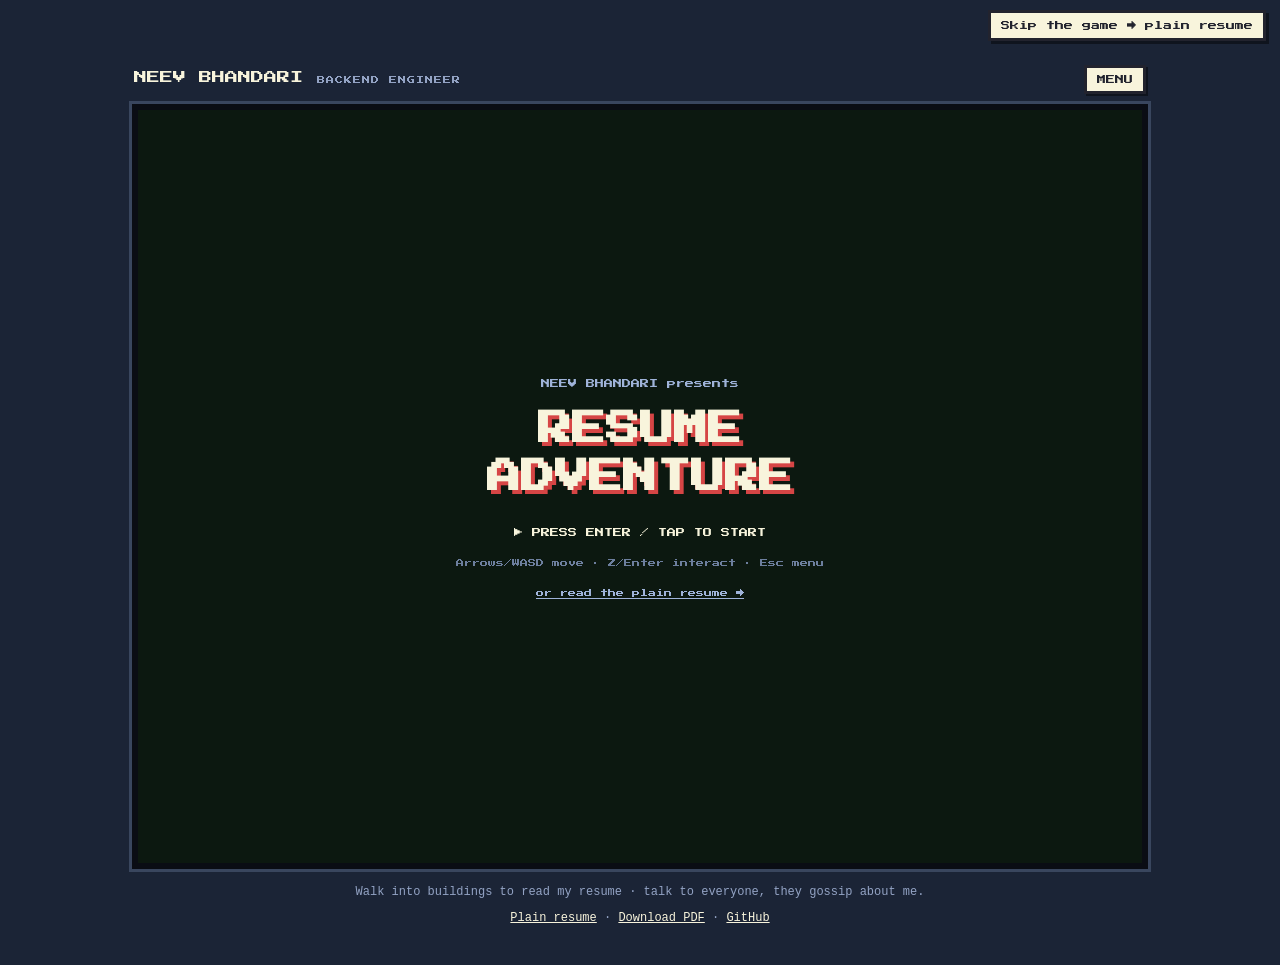
<file: index.html>
<!DOCTYPE html>
<html lang="en">
<head>
  <meta charset="UTF-8">
  <meta name="viewport" content="width=device-width, initial-scale=1.0">
  <title>Neev Bhandari — Resume Adventure</title>
  <meta name="description" content="Neev Bhandari — Backend Engineer, Melbourne. A resume you can walk around in. Prefer the classic kind? There's a plain version too.">
  <link rel="preconnect" href="https://fonts.googleapis.com">
  <link rel="preconnect" href="https://fonts.gstatic.com" crossorigin>
  <link href="https://fonts.googleapis.com/css2?family=Press+Start+2P&display=swap" rel="stylesheet">
  <link rel="stylesheet" href="css/style.css">
</head>
<body>
  <a class="skip-link" href="resume.html">Skip the game &rarr; plain resume</a>

  <main class="shell">
    <header class="hud">
      <span class="hud-name">NEEV BHANDARI</span>
      <span class="hud-role">BACKEND ENGINEER</span>
      <button id="menu-btn" type="button">MENU</button>
    </header>

    <div class="screen-wrap">
      <canvas id="game" aria-hidden="true"></canvas>
      <p class="sr-only">
        This is an interactive pixel-art game version of Neev Bhandari's resume.
        For a screen-reader-friendly version, use the "plain resume" link.
      </p>

      <!-- Title screen -->
      <div id="title">
        <div class="title-card">
          <p class="title-small">NEEV BHANDARI presents</p>
          <h1>RESUME<br>ADVENTURE</h1>
          <p class="title-small blink">&#9654; PRESS ENTER / TAP TO START</p>
          <p class="title-controls">Arrows/WASD move &middot; Z/Enter interact &middot; Esc menu</p>
          <a class="title-skip" href="resume.html">or read the plain resume &rarr;</a>
        </div>
      </div>

      <!-- Dialogue box -->
      <div id="dialogue" hidden>
        <p class="dialogue-text"></p>
        <span class="dialogue-cursor">&#9660;</span>
      </div>

      <!-- Start menu -->
      <nav id="menu" hidden aria-label="Game menu">
        <ul class="menu-list"></ul>
      </nav>

      <!-- Resume panel -->
      <div id="panel" hidden role="dialog" aria-modal="true" aria-label="Resume section">
        <div class="panel-frame" tabindex="-1">
          <header class="panel-head">
            <span class="panel-title-text"></span>
            <button class="panel-close" type="button" aria-label="Close">&#10005;</button>
          </header>
          <div class="panel-body"></div>
          <footer class="panel-hint">&#8593;&#8595; browse &middot; ESC close</footer>
        </div>
      </div>
    </div>

    <!-- Touch controls -->
    <div id="touch-controls" aria-hidden="true">
      <div class="dpad">
        <button id="dpad-up" type="button">&#9650;</button>
        <button id="dpad-left" type="button">&#9664;</button>
        <button id="dpad-right" type="button">&#9654;</button>
        <button id="dpad-down" type="button">&#9660;</button>
      </div>
      <div class="ab">
        <button id="btn-a" type="button">A</button>
      </div>
    </div>

    <footer class="page-foot">
      <p>Walk into buildings to read my resume &middot; talk to everyone, they gossip about me.</p>
      <p>
        <a href="resume.html">Plain resume</a> &middot;
        <a href="assets/Neev-Bhandari-Resume.pdf" download>Download PDF</a> &middot;
        <a href="https://github.com/NeevBhandari13" target="_blank" rel="noopener">GitHub</a>
      </p>
    </footer>
  </main>

  <noscript>
    <div class="noscript-note">
      This resume is a small JavaScript game. Without JavaScript, please read the
      <a href="resume.html">plain resume</a> instead.
    </div>
  </noscript>

  <script src="js/data.js"></script>
  <script src="js/sfx.js"></script>
  <script src="js/sprites.js"></script>
  <script src="js/map.js"></script>
  <script src="js/dialogue.js"></script>
  <script src="js/ui.js"></script>
  <script src="js/engine.js"></script>
  <script src="js/main.js"></script>
</body>
</html>
</file>
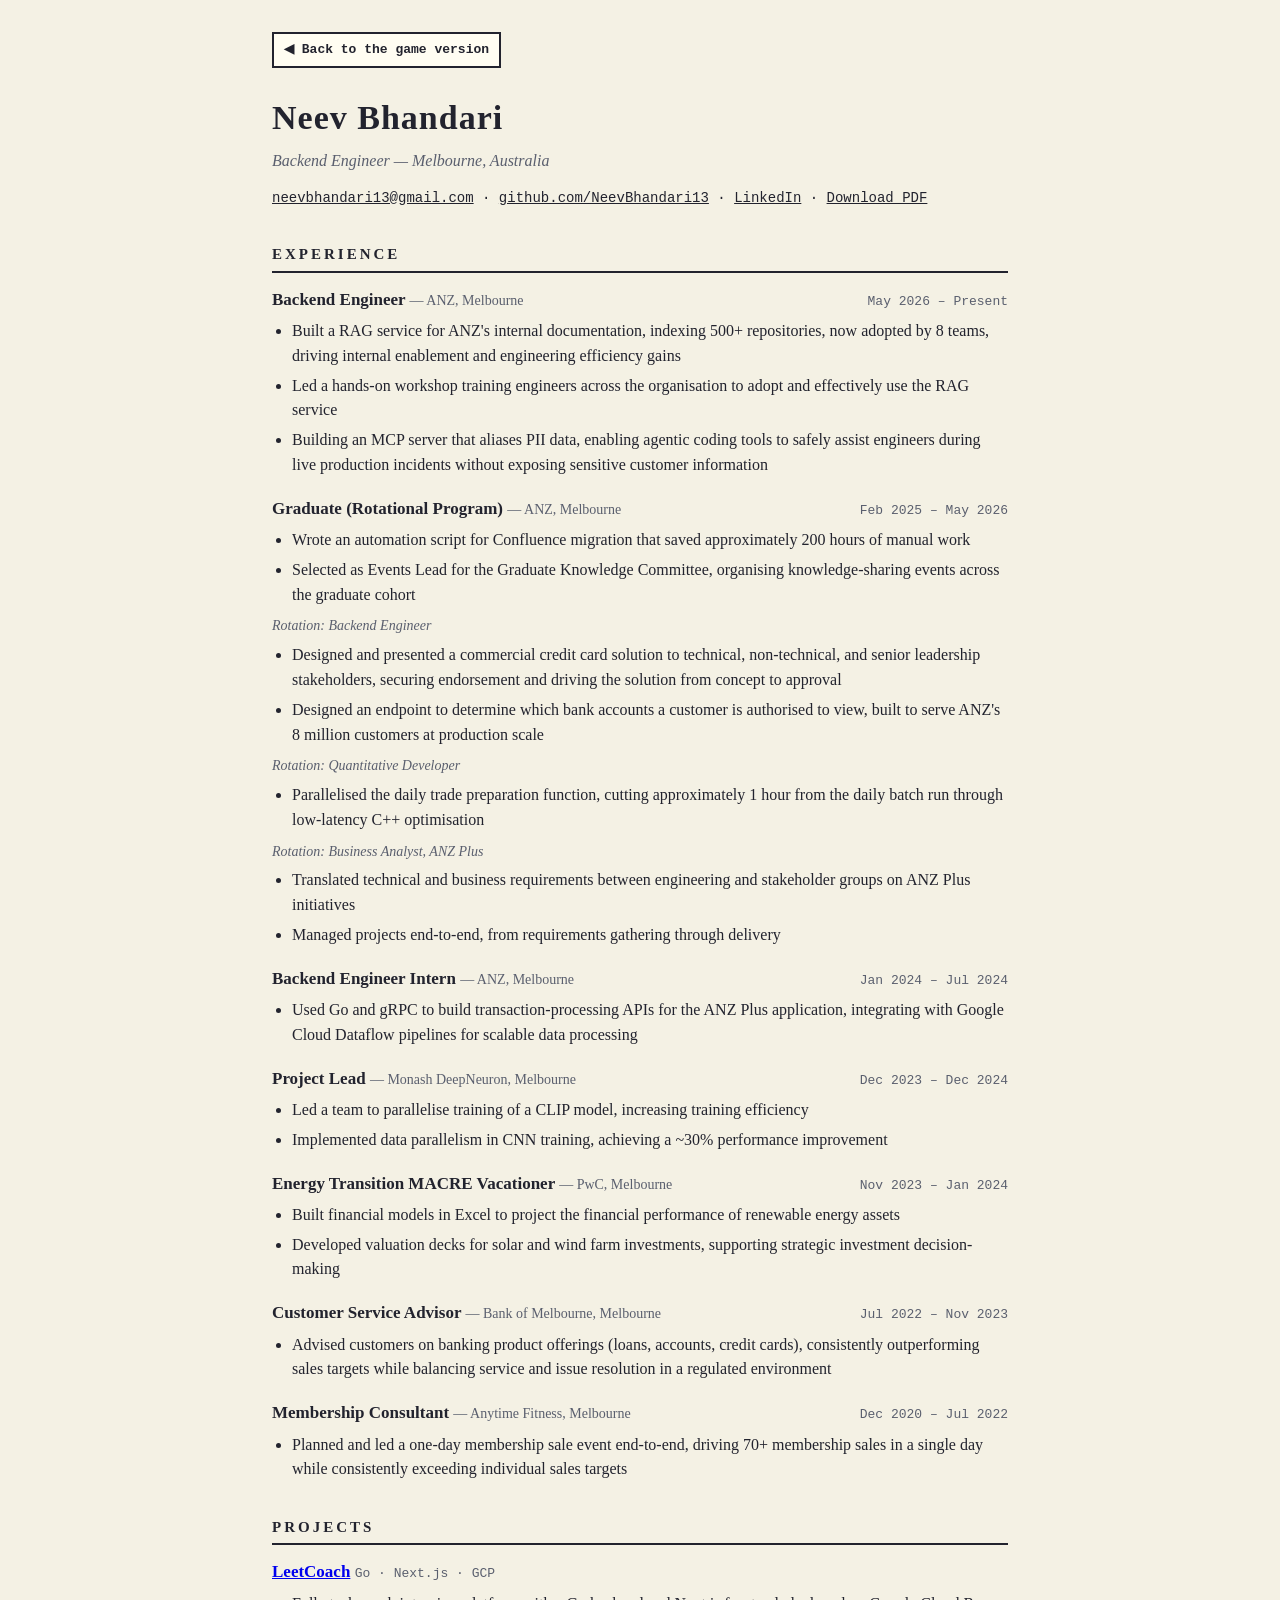
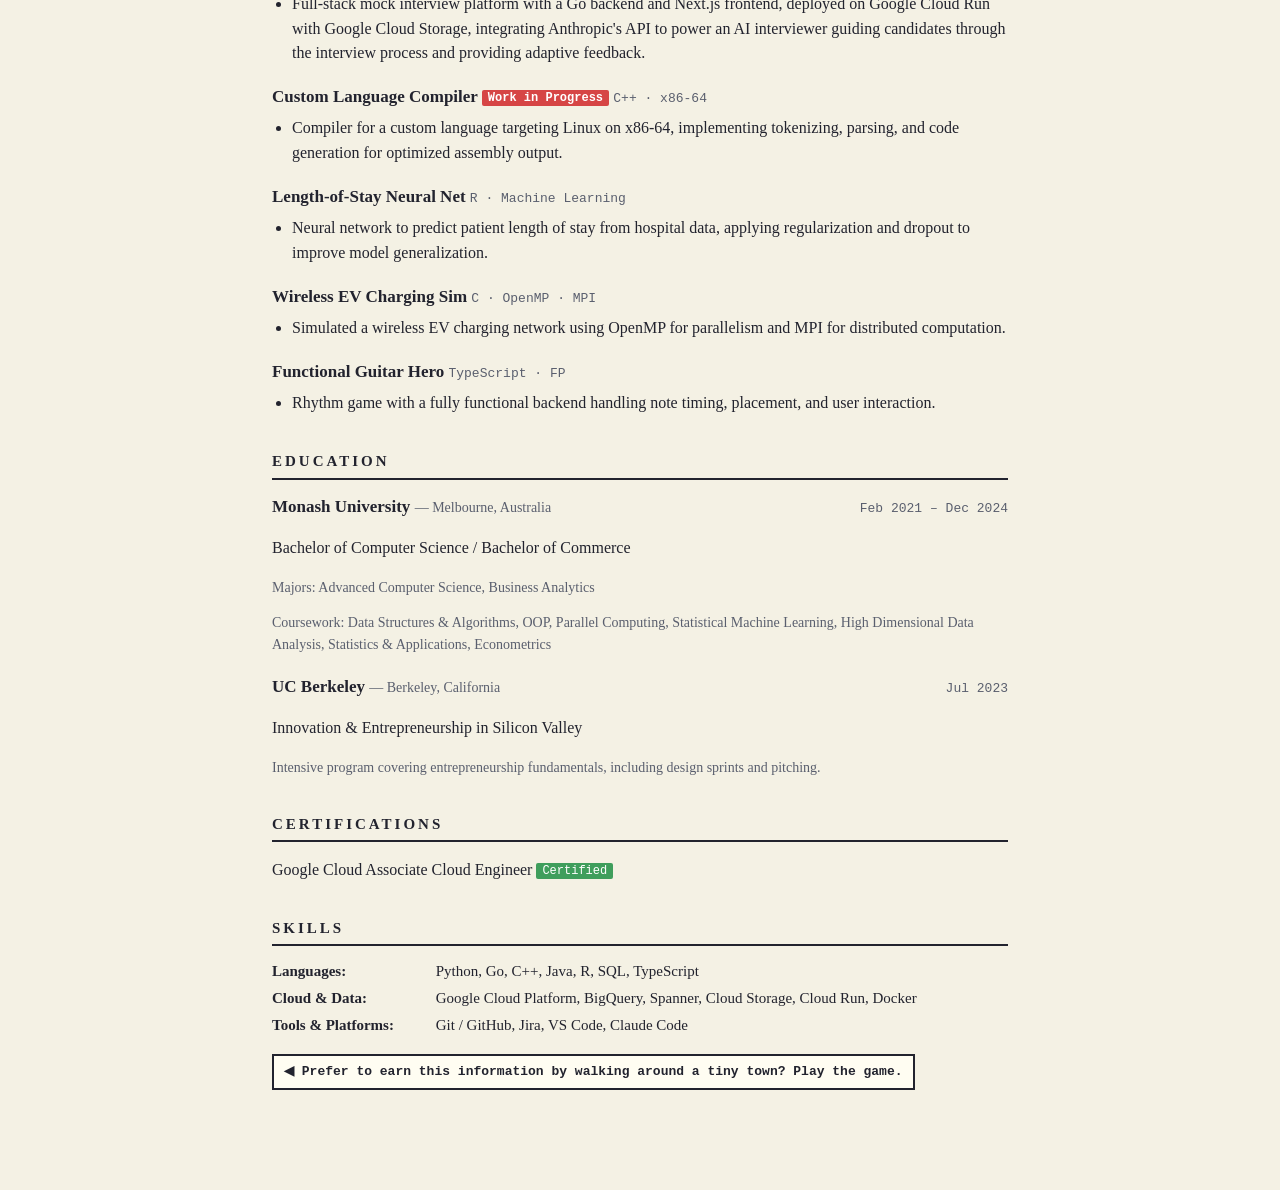
<file: resume.html>
<!DOCTYPE html>
<html lang="en">
<head>
  <meta charset="UTF-8">
  <meta name="viewport" content="width=device-width, initial-scale=1.0">
  <title>Neev Bhandari — Resume</title>
  <meta name="description" content="Neev Bhandari — Backend Engineer, Melbourne, Australia.">
  <style>
    :root { --ink: #22232e; --muted: #5a5f6e; --accent: #d64545; }
    * { box-sizing: border-box; }
    body { margin: 0; font-family: Georgia, 'Times New Roman', serif; background: #f4f1e4; color: var(--ink); line-height: 1.55; }
    .page { max-width: 780px; margin: 0 auto; padding: 32px 22px 60px; }
    .back-to-game { display: inline-block; font-family: 'Courier New', monospace; font-size: 13px; font-weight: bold; color: var(--ink); background: #fffdf2; border: 2px solid var(--ink); padding: 6px 10px; text-decoration: none; margin-bottom: 24px; }
    header.masthead h1 { margin: 0; font-size: 34px; letter-spacing: 1px; }
    .tagline { color: var(--muted); margin: 4px 0 10px; font-style: italic; }
    .contact-row { font-family: 'Courier New', monospace; font-size: 14px; }
    .contact-row a { color: var(--ink); }
    h2 { font-size: 15px; letter-spacing: 3px; text-transform: uppercase; border-bottom: 2px solid var(--ink); padding-bottom: 4px; margin: 34px 0 14px; }
    .entry { margin-bottom: 18px; }
    .entry-head { display: flex; justify-content: space-between; align-items: baseline; flex-wrap: wrap; gap: 2px 12px; }
    .entry-head h3, .entry h3 { margin: 0; font-size: 17px; }
    .where { color: var(--muted); font-size: 14px; font-weight: normal; }
    .dates { font-family: 'Courier New', monospace; font-size: 13px; color: var(--muted); white-space: nowrap; }
    ul { margin: 6px 0 0; padding-left: 20px; }
    li { margin-bottom: 5px; }
    .sub { margin-top: 8px; }
    .sub h4 { margin: 0 0 2px; font-size: 14px; color: var(--muted); font-style: italic; font-weight: normal; }
    .skills-table p { margin: 0 0 4px; font-size: 15px; }
    .skills-table b { display: inline-block; min-width: 160px; }
    .wip, .done { font-family: 'Courier New', monospace; font-size: 12px; color: #fff; padding: 1px 6px; border-radius: 2px; vertical-align: 1px; }
    .wip { background: var(--accent); }
    .done { background: #3f9e5c; }
    .proj-tech { font-family: 'Courier New', monospace; font-size: 13px; color: var(--muted); font-weight: normal; }
    @media print {
      body { background: #fff; }
      .back-to-game, .foot-links { display: none; }
      .page { padding: 0; max-width: none; }
      h2 { margin-top: 20px; }
    }
  </style>
</head>
<body>
  <div class="page">
    <a class="back-to-game" href="index.html">&#9664; Back to the game version</a>

    <header class="masthead">
      <h1>Neev Bhandari</h1>
      <p class="tagline">Backend Engineer — Melbourne, Australia</p>
      <p class="contact-row">
        <a href="mailto:neevbhandari13@gmail.com">neevbhandari13@gmail.com</a> &middot;
        <a href="https://github.com/NeevBhandari13" target="_blank" rel="noopener">github.com/NeevBhandari13</a> &middot;
        <a href="https://www.linkedin.com/in/neev-bhandari-976297206/" target="_blank" rel="noopener">LinkedIn</a> &middot;
        <a href="assets/Neev-Bhandari-Resume.pdf" download>Download PDF</a>
      </p>
    </header>

    <h2>Experience</h2>

    <div class="entry">
      <div class="entry-head">
        <h3>Backend Engineer <span class="where">— ANZ, Melbourne</span></h3>
        <span class="dates">May 2026 – Present</span>
      </div>
      <ul>
        <li>Built a RAG service for ANZ's internal documentation, indexing 500+ repositories, now adopted by 8 teams, driving internal enablement and engineering efficiency gains</li>
        <li>Led a hands-on workshop training engineers across the organisation to adopt and effectively use the RAG service</li>
        <li>Building an MCP server that aliases PII data, enabling agentic coding tools to safely assist engineers during live production incidents without exposing sensitive customer information</li>
      </ul>
    </div>

    <div class="entry">
      <div class="entry-head">
        <h3>Graduate (Rotational Program) <span class="where">— ANZ, Melbourne</span></h3>
        <span class="dates">Feb 2025 – May 2026</span>
      </div>
      <ul>
        <li>Wrote an automation script for Confluence migration that saved approximately 200 hours of manual work</li>
        <li>Selected as Events Lead for the Graduate Knowledge Committee, organising knowledge-sharing events across the graduate cohort</li>
      </ul>
      <div class="sub">
        <h4>Rotation: Backend Engineer</h4>
        <ul>
          <li>Designed and presented a commercial credit card solution to technical, non-technical, and senior leadership stakeholders, securing endorsement and driving the solution from concept to approval</li>
          <li>Designed an endpoint to determine which bank accounts a customer is authorised to view, built to serve ANZ's 8 million customers at production scale</li>
        </ul>
      </div>
      <div class="sub">
        <h4>Rotation: Quantitative Developer</h4>
        <ul>
          <li>Parallelised the daily trade preparation function, cutting approximately 1 hour from the daily batch run through low-latency C++ optimisation</li>
        </ul>
      </div>
      <div class="sub">
        <h4>Rotation: Business Analyst, ANZ Plus</h4>
        <ul>
          <li>Translated technical and business requirements between engineering and stakeholder groups on ANZ Plus initiatives</li>
          <li>Managed projects end-to-end, from requirements gathering through delivery</li>
        </ul>
      </div>
    </div>

    <div class="entry">
      <div class="entry-head">
        <h3>Backend Engineer Intern <span class="where">— ANZ, Melbourne</span></h3>
        <span class="dates">Jan 2024 – Jul 2024</span>
      </div>
      <ul>
        <li>Used Go and gRPC to build transaction-processing APIs for the ANZ Plus application, integrating with Google Cloud Dataflow pipelines for scalable data processing</li>
      </ul>
    </div>

    <div class="entry">
      <div class="entry-head">
        <h3>Project Lead <span class="where">— Monash DeepNeuron, Melbourne</span></h3>
        <span class="dates">Dec 2023 – Dec 2024</span>
      </div>
      <ul>
        <li>Led a team to parallelise training of a CLIP model, increasing training efficiency</li>
        <li>Implemented data parallelism in CNN training, achieving a ~30% performance improvement</li>
      </ul>
    </div>

    <div class="entry">
      <div class="entry-head">
        <h3>Energy Transition MACRE Vacationer <span class="where">— PwC, Melbourne</span></h3>
        <span class="dates">Nov 2023 – Jan 2024</span>
      </div>
      <ul>
        <li>Built financial models in Excel to project the financial performance of renewable energy assets</li>
        <li>Developed valuation decks for solar and wind farm investments, supporting strategic investment decision-making</li>
      </ul>
    </div>

    <div class="entry">
      <div class="entry-head">
        <h3>Customer Service Advisor <span class="where">— Bank of Melbourne, Melbourne</span></h3>
        <span class="dates">Jul 2022 – Nov 2023</span>
      </div>
      <ul>
        <li>Advised customers on banking product offerings (loans, accounts, credit cards), consistently outperforming sales targets while balancing service and issue resolution in a regulated environment</li>
      </ul>
    </div>

    <div class="entry">
      <div class="entry-head">
        <h3>Membership Consultant <span class="where">— Anytime Fitness, Melbourne</span></h3>
        <span class="dates">Dec 2020 – Jul 2022</span>
      </div>
      <ul>
        <li>Planned and led a one-day membership sale event end-to-end, driving 70+ membership sales in a single day while consistently exceeding individual sales targets</li>
      </ul>
    </div>

    <h2>Projects</h2>

    <div class="entry">
      <h3><a href="https://leetcoach.net" target="_blank" rel="noopener">LeetCoach</a> <span class="proj-tech">Go · Next.js · GCP</span></h3>
      <ul><li>Full-stack mock interview platform with a Go backend and Next.js frontend, deployed on Google Cloud Run with Google Cloud Storage, integrating Anthropic's API to power an AI interviewer guiding candidates through the interview process and providing adaptive feedback.</li></ul>
    </div>

    <div class="entry">
      <h3>Custom Language Compiler <span class="wip">Work in Progress</span> <span class="proj-tech">C++ · x86-64</span></h3>
      <ul><li>Compiler for a custom language targeting Linux on x86-64, implementing tokenizing, parsing, and code generation for optimized assembly output.</li></ul>
    </div>

    <div class="entry">
      <h3>Length-of-Stay Neural Net <span class="proj-tech">R · Machine Learning</span></h3>
      <ul><li>Neural network to predict patient length of stay from hospital data, applying regularization and dropout to improve model generalization.</li></ul>
    </div>

    <div class="entry">
      <h3>Wireless EV Charging Sim <span class="proj-tech">C · OpenMP · MPI</span></h3>
      <ul><li>Simulated a wireless EV charging network using OpenMP for parallelism and MPI for distributed computation.</li></ul>
    </div>

    <div class="entry">
      <h3>Functional Guitar Hero <span class="proj-tech">TypeScript · FP</span></h3>
      <ul><li>Rhythm game with a fully functional backend handling note timing, placement, and user interaction.</li></ul>
    </div>

    <h2>Education</h2>

    <div class="entry">
      <div class="entry-head">
        <h3>Monash University <span class="where">— Melbourne, Australia</span></h3>
        <span class="dates">Feb 2021 – Dec 2024</span>
      </div>
      <p>Bachelor of Computer Science / Bachelor of Commerce</p>
      <p class="where">Majors: Advanced Computer Science, Business Analytics</p>
      <p class="where">Coursework: Data Structures &amp; Algorithms, OOP, Parallel Computing, Statistical Machine Learning, High Dimensional Data Analysis, Statistics &amp; Applications, Econometrics</p>
    </div>

    <div class="entry">
      <div class="entry-head">
        <h3>UC Berkeley <span class="where">— Berkeley, California</span></h3>
        <span class="dates">Jul 2023</span>
      </div>
      <p>Innovation &amp; Entrepreneurship in Silicon Valley</p>
      <p class="where">Intensive program covering entrepreneurship fundamentals, including design sprints and pitching.</p>
    </div>

    <h2>Certifications</h2>
    <p>Google Cloud Associate Cloud Engineer <span class="done">Certified</span></p>

    <h2>Skills</h2>
    <div class="skills-table">
      <p><b>Languages:</b> Python, Go, C++, Java, R, SQL, TypeScript</p>
      <p><b>Cloud &amp; Data:</b> Google Cloud Platform, BigQuery, Spanner, Cloud Storage, Cloud Run, Docker</p>
      <p><b>Tools &amp; Platforms:</b> Git / GitHub, Jira, VS Code, Claude Code</p>
    </div>

    <p class="foot-links"><a class="back-to-game" href="index.html">&#9664; Prefer to earn this information by walking around a tiny town? Play the game.</a></p>
  </div>
</body>
</html>
</file>
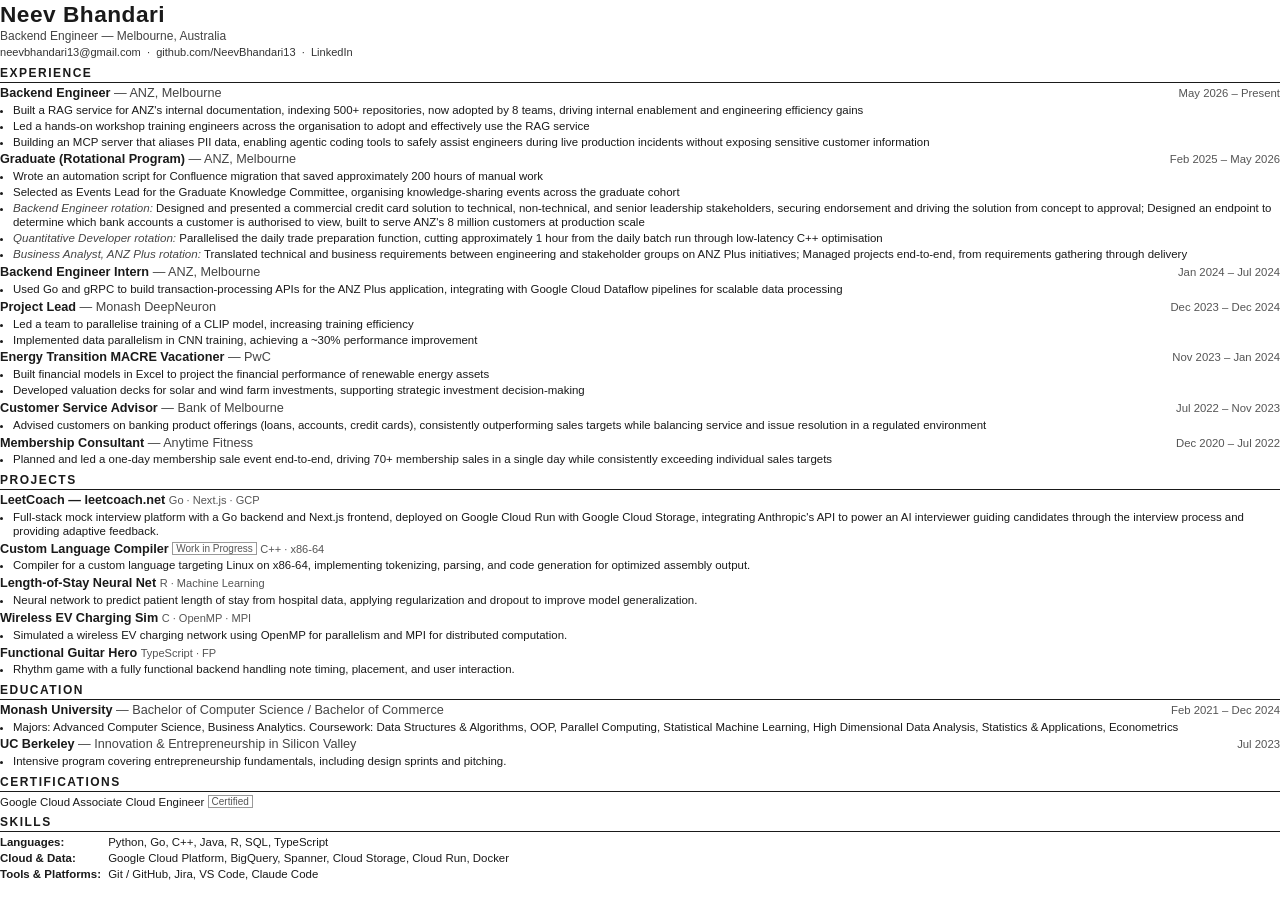
<file: tools/resume-print.html>
<!DOCTYPE html>
<html lang="en">
<head>
<meta charset="UTF-8">
<title>Neev Bhandari — Resume</title>
<style>
  @page { size: A4; margin: 9mm 12mm; }
  * { box-sizing: border-box; margin: 0; padding: 0; }
  body { font-family: 'Helvetica Neue', Helvetica, Arial, sans-serif; font-size: 8.6pt; line-height: 1.25; color: #1a1a1a; }
  h1 { font-size: 17pt; letter-spacing: .5px; }
  .tagline { font-size: 9pt; color: #444; margin: 1px 0 2px; }
  .contact { font-size: 8.3pt; color: #333; margin-bottom: 4px; }
  .contact a { color: #333; text-decoration: none; }
  h2 { font-size: 9pt; text-transform: uppercase; letter-spacing: 1.5px; border-bottom: 1px solid #1a1a1a; margin: 6px 0 3px; padding-bottom: 1px; }
  .entry { margin-bottom: 3.5px; }
  .head { display: flex; justify-content: space-between; align-items: baseline; }
  .head h3 { font-size: 9.5pt; }
  .head .co { font-weight: normal; color: #444; }
  .dates { font-size: 8.5pt; color: #555; white-space: nowrap; }
  ul { padding-left: 13px; margin: 1px 0 0; }
  li { margin-bottom: 1.5px; }
  .sub { font-style: italic; color: #444; font-size: 8.7pt; }
  .tech { font-weight: normal; font-size: 8.3pt; color: #555; }
  .skills p { margin-bottom: 1.5px; }
  .skills b { display: inline-block; min-width: 105px; }
  .wip, .done { font-size: 7.5pt; border: 1px solid #999; padding: 0 3px; color: #555; vertical-align: 1px; font-weight: normal; }
</style>
</head>
<body>
  <h1>Neev Bhandari</h1>
  <p class="tagline">Backend Engineer — Melbourne, Australia</p>
  <p class="contact"><a href="mailto:neevbhandari13@gmail.com">neevbhandari13@gmail.com</a> &nbsp;·&nbsp; <a href="https://github.com/NeevBhandari13">github.com/NeevBhandari13</a> &nbsp;·&nbsp; <a href="https://www.linkedin.com/in/neev-bhandari-976297206/">LinkedIn</a></p>

  <h2>Experience</h2>

  <div class="entry">
    <div class="head"><h3>Backend Engineer <span class="co">— ANZ, Melbourne</span></h3><span class="dates">May 2026 – Present</span></div>
    <ul>
        <li>Built a RAG service for ANZ's internal documentation, indexing 500+ repositories, now adopted by 8 teams, driving internal enablement and engineering efficiency gains</li>
        <li>Led a hands-on workshop training engineers across the organisation to adopt and effectively use the RAG service</li>
        <li>Building an MCP server that aliases PII data, enabling agentic coding tools to safely assist engineers during live production incidents without exposing sensitive customer information</li>
    </ul>
  </div>

  <div class="entry">
    <div class="head"><h3>Graduate (Rotational Program) <span class="co">— ANZ, Melbourne</span></h3><span class="dates">Feb 2025 – May 2026</span></div>
    <ul>
        <li>Wrote an automation script for Confluence migration that saved approximately 200 hours of manual work</li>
        <li>Selected as Events Lead for the Graduate Knowledge Committee, organising knowledge-sharing events across the graduate cohort</li>
        <li><span class="sub">Backend Engineer rotation:</span> Designed and presented a commercial credit card solution to technical, non-technical, and senior leadership stakeholders, securing endorsement and driving the solution from concept to approval; Designed an endpoint to determine which bank accounts a customer is authorised to view, built to serve ANZ's 8 million customers at production scale</li><li><span class="sub">Quantitative Developer rotation:</span> Parallelised the daily trade preparation function, cutting approximately 1 hour from the daily batch run through low-latency C++ optimisation</li><li><span class="sub">Business Analyst, ANZ Plus rotation:</span> Translated technical and business requirements between engineering and stakeholder groups on ANZ Plus initiatives; Managed projects end-to-end, from requirements gathering through delivery</li>
    </ul>
  </div>

  <div class="entry">
    <div class="head"><h3>Backend Engineer Intern <span class="co">— ANZ, Melbourne</span></h3><span class="dates">Jan 2024 – Jul 2024</span></div>
    <ul>
        <li>Used Go and gRPC to build transaction-processing APIs for the ANZ Plus application, integrating with Google Cloud Dataflow pipelines for scalable data processing</li>
    </ul>
  </div>

  <div class="entry">
    <div class="head"><h3>Project Lead <span class="co">— Monash DeepNeuron</span></h3><span class="dates">Dec 2023 – Dec 2024</span></div>
    <ul>
        <li>Led a team to parallelise training of a CLIP model, increasing training efficiency</li>
        <li>Implemented data parallelism in CNN training, achieving a ~30% performance improvement</li>
    </ul>
  </div>

  <div class="entry">
    <div class="head"><h3>Energy Transition MACRE Vacationer <span class="co">— PwC</span></h3><span class="dates">Nov 2023 – Jan 2024</span></div>
    <ul>
        <li>Built financial models in Excel to project the financial performance of renewable energy assets</li>
        <li>Developed valuation decks for solar and wind farm investments, supporting strategic investment decision-making</li>
    </ul>
  </div>

  <div class="entry">
    <div class="head"><h3>Customer Service Advisor <span class="co">— Bank of Melbourne</span></h3><span class="dates">Jul 2022 – Nov 2023</span></div>
    <ul>
        <li>Advised customers on banking product offerings (loans, accounts, credit cards), consistently outperforming sales targets while balancing service and issue resolution in a regulated environment</li>
    </ul>
  </div>

  <div class="entry">
    <div class="head"><h3>Membership Consultant <span class="co">— Anytime Fitness</span></h3><span class="dates">Dec 2020 – Jul 2022</span></div>
    <ul>
        <li>Planned and led a one-day membership sale event end-to-end, driving 70+ membership sales in a single day while consistently exceeding individual sales targets</li>
    </ul>
  </div>

  <h2>Projects</h2>

  <div class="entry">
    <div class="head"><h3>LeetCoach — leetcoach.net <span class="tech">Go · Next.js · GCP</span></h3></div>
    <ul><li>Full-stack mock interview platform with a Go backend and Next.js frontend, deployed on Google Cloud Run with Google Cloud Storage, integrating Anthropic's API to power an AI interviewer guiding candidates through the interview process and providing adaptive feedback.</li></ul>
  </div>

  <div class="entry">
    <div class="head"><h3>Custom Language Compiler <span class="wip">Work in Progress</span> <span class="tech">C++ · x86-64</span></h3></div>
    <ul><li>Compiler for a custom language targeting Linux on x86-64, implementing tokenizing, parsing, and code generation for optimized assembly output.</li></ul>
  </div>

  <div class="entry">
    <div class="head"><h3>Length-of-Stay Neural Net <span class="tech">R · Machine Learning</span></h3></div>
    <ul><li>Neural network to predict patient length of stay from hospital data, applying regularization and dropout to improve model generalization.</li></ul>
  </div>

  <div class="entry">
    <div class="head"><h3>Wireless EV Charging Sim <span class="tech">C · OpenMP · MPI</span></h3></div>
    <ul><li>Simulated a wireless EV charging network using OpenMP for parallelism and MPI for distributed computation.</li></ul>
  </div>

  <div class="entry">
    <div class="head"><h3>Functional Guitar Hero <span class="tech">TypeScript · FP</span></h3></div>
    <ul><li>Rhythm game with a fully functional backend handling note timing, placement, and user interaction.</li></ul>
  </div>

  <h2>Education</h2>

  <div class="entry">
    <div class="head"><h3>Monash University <span class="co">— Bachelor of Computer Science / Bachelor of Commerce</span></h3><span class="dates">Feb 2021 – Dec 2024</span></div>
    <ul><li>Majors: Advanced Computer Science, Business Analytics. Coursework: Data Structures &amp; Algorithms, OOP, Parallel Computing, Statistical Machine Learning, High Dimensional Data Analysis, Statistics &amp; Applications, Econometrics</li></ul>
  </div>

  <div class="entry">
    <div class="head"><h3>UC Berkeley <span class="co">— Innovation &amp; Entrepreneurship in Silicon Valley</span></h3><span class="dates">Jul 2023</span></div>
    <ul><li>Intensive program covering entrepreneurship fundamentals, including design sprints and pitching.</li></ul>
  </div>

  <h2>Certifications</h2>
  <p>Google Cloud Associate Cloud Engineer <span class="done">Certified</span></p>

  <h2>Skills</h2>
  <div class="skills">
      <p><b>Languages:</b> Python, Go, C++, Java, R, SQL, TypeScript</p>
      <p><b>Cloud &amp; Data:</b> Google Cloud Platform, BigQuery, Spanner, Cloud Storage, Cloud Run, Docker</p>
      <p><b>Tools &amp; Platforms:</b> Git / GitHub, Jira, VS Code, Claude Code</p>
  </div>
</body>
</html>
</file>
<file: css/style.css>
/* =========================================================
   NEEVVILLE — retro Game Boy-style presentation
   ========================================================= */

:root {
  --ink: #22232e;
  --cream: #f8f4dc;
  --cream-dark: #e8e0c0;
  --screen-bg: #0c1810;
  --page-bg: #1b2436;
  --accent: #d64545;
  --link: #2b5dc4;
  --pixel: 'Press Start 2P', 'Courier New', monospace;
  --mono: ui-monospace, SFMono-Regular, Menlo, Consolas, monospace;
}

* { box-sizing: border-box; }

html, body {
  margin: 0;
  padding: 0;
  background: var(--page-bg);
  color: var(--cream);
  font-family: var(--mono);
}

.sr-only {
  position: absolute;
  width: 1px; height: 1px;
  overflow: hidden;
  clip: rect(0 0 0 0);
  white-space: nowrap;
}

/* ---------- skip link ---------- */
.skip-link {
  display: block;
  width: fit-content;
  margin: 10px 14px 0 auto;
  background: var(--cream);
  color: var(--ink);
  font-family: var(--pixel);
  font-size: 9px;
  padding: 8px 10px;
  text-decoration: none;
  border: 3px solid var(--ink);
  box-shadow: 3px 3px 0 rgba(0, 0, 0, .45);
}
.skip-link:hover, .skip-link:focus { background: #fff; }

/* ---------- layout shell ---------- */
.shell {
  max-width: 1040px;
  margin: 0 auto;
  padding: 14px 12px 28px;
}

.hud {
  display: flex;
  align-items: baseline;
  gap: 14px;
  font-family: var(--pixel);
  padding: 10px 2px;
}
.hud-name { font-size: 13px; }
.hud-role { font-size: 8px; color: #93a3c4; letter-spacing: 1px; }
#menu-btn {
  margin-left: auto;
  font-family: var(--pixel);
  font-size: 9px;
  padding: 7px 10px;
  background: var(--cream);
  color: var(--ink);
  border: 3px solid var(--ink);
  box-shadow: 2px 2px 0 rgba(0, 0, 0, .45);
  cursor: pointer;
}
#menu-btn:active { transform: translate(2px, 2px); box-shadow: none; }

/* ---------- game screen ---------- */
.screen-wrap {
  position: relative;
  background: var(--screen-bg);
  border: 6px solid #0a0d14;
  outline: 3px solid #39465e;
  overflow: hidden;
}
#game {
  display: block;
  width: 100%;
  image-rendering: pixelated;
  image-rendering: crisp-edges;
}

/* brief blackout when entering a building, like a door transition */
.screen-wrap::after {
  content: '';
  position: absolute;
  inset: 0;
  background: var(--screen-bg);
  opacity: 0;
  pointer-events: none;
  z-index: 4;
}
.screen-wrap.door-flash::after {
  animation: doorflash .38s steps(4);
}
@keyframes doorflash {
  0% { opacity: 0; }
  35% { opacity: 1; }
  65% { opacity: 1; }
  100% { opacity: 0; }
}

/* ---------- title screen ---------- */
#title {
  position: absolute;
  inset: 0;
  background: var(--screen-bg);
  display: flex;
  align-items: center;
  justify-content: center;
  text-align: center;
  cursor: pointer;
  z-index: 10;
}
#title[hidden] { display: none; }
.title-card { padding: 16px; }
.title-card h1 {
  font-family: var(--pixel);
  font-size: clamp(20px, 6vw, 34px);
  color: var(--cream);
  text-shadow: 4px 4px 0 var(--accent);
  margin: 18px 0 26px;
  line-height: 1.4;
}
.title-small {
  font-family: var(--pixel);
  font-size: 9px;
  color: #9fb3d9;
  margin: 8px 0;
}
.blink { animation: blink 1.2s steps(2) infinite; color: var(--cream); }
@keyframes blink { 50% { opacity: 0; } }
.title-controls {
  font-family: var(--pixel);
  font-size: 8px;
  color: #6d7f9e;
  margin-top: 22px;
}
.title-skip {
  display: inline-block;
  margin-top: 14px;
  font-family: var(--pixel);
  font-size: 8px;
  color: #9fb3d9;
}

/* ---------- dialogue box ---------- */
#dialogue {
  position: absolute;
  left: 8px; right: 8px; bottom: 8px;
  background: var(--cream);
  color: var(--ink);
  border: 4px solid var(--ink);
  box-shadow: inset 0 0 0 2px var(--cream), inset 0 0 0 4px var(--ink);
  padding: 14px 34px 14px 14px;
  min-height: 64px;
  cursor: pointer;
  z-index: 5;
}
.dialogue-text {
  margin: 0;
  font-family: var(--pixel);
  font-size: 10px;
  line-height: 1.9;
}
.dialogue-cursor {
  position: absolute;
  right: 12px; bottom: 8px;
  font-size: 12px;
  animation: bounce .6s steps(2) infinite;
}
@keyframes bounce { 50% { transform: translateY(3px); } }

/* ---------- start menu ---------- */
#menu {
  position: absolute;
  top: 8px; right: 8px;
  z-index: 6;
  background: var(--cream);
  color: var(--ink);
  border: 4px solid var(--ink);
  box-shadow: inset 0 0 0 2px var(--cream), inset 0 0 0 4px var(--ink);
  padding: 10px 6px;
  min-width: 230px;
}
.menu-list { list-style: none; margin: 0; padding: 0; }
.menu-list button, .menu-list a {
  display: flex;
  align-items: baseline;
  width: 100%;
  gap: 6px;
  font-family: var(--pixel);
  font-size: 9px;
  color: var(--ink);
  background: none;
  border: 0;
  padding: 7px 8px;
  text-align: left;
  text-decoration: none;
  cursor: pointer;
}
.menu-arrow { width: 12px; display: inline-block; }
.menu-hint { margin-left: auto; font-size: 7px; color: #8a8468; }

/* ---------- resume panel ---------- */
#panel {
  position: absolute;
  inset: 8px;
  z-index: 7;
  display: flex;
}
#panel[hidden] { display: none; }
.panel-frame {
  display: flex;
  flex-direction: column;
  width: 100%;
  background: var(--cream);
  color: var(--ink);
  border: 4px solid var(--ink);
  box-shadow: inset 0 0 0 2px var(--cream), inset 0 0 0 4px var(--ink);
  outline: none;
}
.panel-head {
  display: flex;
  align-items: center;
  justify-content: space-between;
  padding: 10px 12px;
  border-bottom: 3px solid var(--ink);
  font-family: var(--pixel);
  font-size: 9px;
}
.panel-close {
  font-family: var(--pixel);
  font-size: 10px;
  background: none;
  border: 2px solid var(--ink);
  padding: 4px 6px;
  cursor: pointer;
  color: var(--ink);
}
.panel-body {
  flex: 1;
  overflow: auto;
  padding: 10px 12px;
  font-size: 13px;
  line-height: 1.55;
}
.panel-hint {
  font-family: var(--pixel);
  font-size: 7px;
  color: #8a8468;
  padding: 6px 12px;
  border-top: 3px solid var(--ink);
}

/* list + detail split */
.split {
  display: grid;
  grid-template-columns: 220px 1fr;
  gap: 12px;
  height: 100%;
  min-height: 0;
}
.select-list {
  list-style: none;
  margin: 0;
  padding: 0;
  overflow: auto;
  border-right: 2px dashed #b8ae8a;
  padding-right: 8px;
}
.list-header {
  font-family: var(--pixel);
  font-size: 8px;
  color: #8a8468;
  padding: 10px 4px 4px;
}
.list-item {
  font-size: 12px;
  padding: 6px 6px;
  cursor: pointer;
  border: 2px solid transparent;
}
.list-item.selected {
  background: var(--cream-dark);
  border-color: var(--ink);
}
.detail { overflow: auto; min-height: 0; padding-right: 4px; }
.detail-head { display: flex; gap: 12px; align-items: flex-start; }
.detail h3 { margin: 0 0 6px; font-family: var(--pixel); font-size: 11px; line-height: 1.6; }
.detail h4 {
  font-family: var(--pixel);
  font-size: 8px;
  margin: 16px 0 6px;
  color: #6a6448;
}
.muted { color: #6a6448; margin: 2px 0; }
.small { font-size: 12px; }
.bullets { margin: 8px 0; padding-left: 18px; }
.bullets li { margin-bottom: 7px; }

.badge-case {
  display: flex;
  gap: 8px;
  flex-wrap: wrap;
  padding: 4px 0 10px;
  border-bottom: 2px dashed #b8ae8a;
  margin-bottom: 10px;
}
.badge-slot {
  background: var(--cream-dark);
  border: 2px solid var(--ink);
  padding: 4px 7px;
  cursor: pointer;
  font-size: 14px;
  line-height: 1;
}
.badge-icon { font-style: normal; }
.badge-lg { font-size: 26px; line-height: 1; }
.badge-name { font-family: var(--pixel); font-size: 8px; margin: 6px 0 0; }

.dex-no { font-family: var(--pixel); font-size: 8px; color: #8a8468; }
.type-row { display: flex; gap: 6px; flex-wrap: wrap; margin: 8px 0; }
.type-chip {
  font-family: var(--pixel);
  font-size: 8px;
  background: #3b5dd1;
  color: #fff;
  padding: 4px 7px;
  border: 2px solid var(--ink);
}
.chip-wip { background: var(--accent); }
.chip-done { background: #3f9e5c; }
.flavor { font-style: italic; color: #6a6448; }

.shelf-title {
  font-family: var(--pixel);
  font-size: 9px;
  margin: 14px 0 8px;
  color: #6a6448;
}
.shelf { display: flex; flex-wrap: wrap; gap: 8px; }
.item-slot {
  background: var(--cream-dark);
  border: 2px solid var(--ink);
  padding: 6px 9px;
  font-size: 12px;
}

.card {
  border: 2px solid var(--ink);
  background: #fffdf2;
  padding: 10px 12px;
  margin-bottom: 10px;
}
.card h3 { margin: 0 0 4px; font-family: var(--pixel); font-size: 10px; }
.center-text { text-align: center; }

.contact-links { display: flex; flex-direction: column; gap: 10px; margin-top: 12px; }
.contact-link {
  display: block;
  background: var(--cream-dark);
  border: 2px solid var(--ink);
  padding: 10px 12px;
  color: var(--ink);
  text-decoration: none;
  font-size: 13px;
}
.contact-link:hover { background: #fff; }

.panel-body a { color: var(--link); }

/* ---------- touch controls ---------- */
#touch-controls {
  display: none;
  justify-content: space-between;
  align-items: center;
  padding: 14px 8px 0;
  user-select: none;
  -webkit-user-select: none;
  touch-action: none;
}
.dpad {
  display: grid;
  grid-template-areas: '. up .' 'left . right' '. down .';
  gap: 4px;
}
.dpad button, .ab button {
  font-family: var(--pixel);
  background: var(--cream);
  color: var(--ink);
  border: 3px solid var(--ink);
  box-shadow: 2px 2px 0 rgba(0, 0, 0, .45);
  cursor: pointer;
}
.dpad button { width: 52px; height: 52px; font-size: 12px; }
#dpad-up { grid-area: up; }
#dpad-down { grid-area: down; }
#dpad-left { grid-area: left; }
#dpad-right { grid-area: right; }
.ab button {
  width: 64px; height: 64px;
  border-radius: 50%;
  font-size: 16px;
}
.dpad button:active, .ab button:active { transform: translate(2px, 2px); box-shadow: none; }

@media (pointer: coarse) {
  #touch-controls { display: flex; }
}

/* ---------- footer & noscript ---------- */
.page-foot {
  margin-top: 16px;
  font-size: 12px;
  color: #93a3c4;
  text-align: center;
}
.page-foot a { color: var(--cream); }

.noscript-note {
  max-width: 500px;
  margin: 40px auto;
  background: var(--cream);
  color: var(--ink);
  border: 4px solid var(--ink);
  padding: 16px;
  font-size: 14px;
  text-align: center;
}
.noscript-note a { color: var(--link); }

/* ---------- small screens ---------- */
@media (max-width: 560px) {
  /* panels take over the whole screen instead of the small canvas */
  #panel { position: fixed; inset: 8px; z-index: 60; }
  .split { grid-template-columns: 1fr; grid-template-rows: 34% 1fr; }
  .select-list { border-right: 0; border-bottom: 2px dashed #b8ae8a; padding-bottom: 8px; }
  .hud-role { display: none; }
}
</file>
